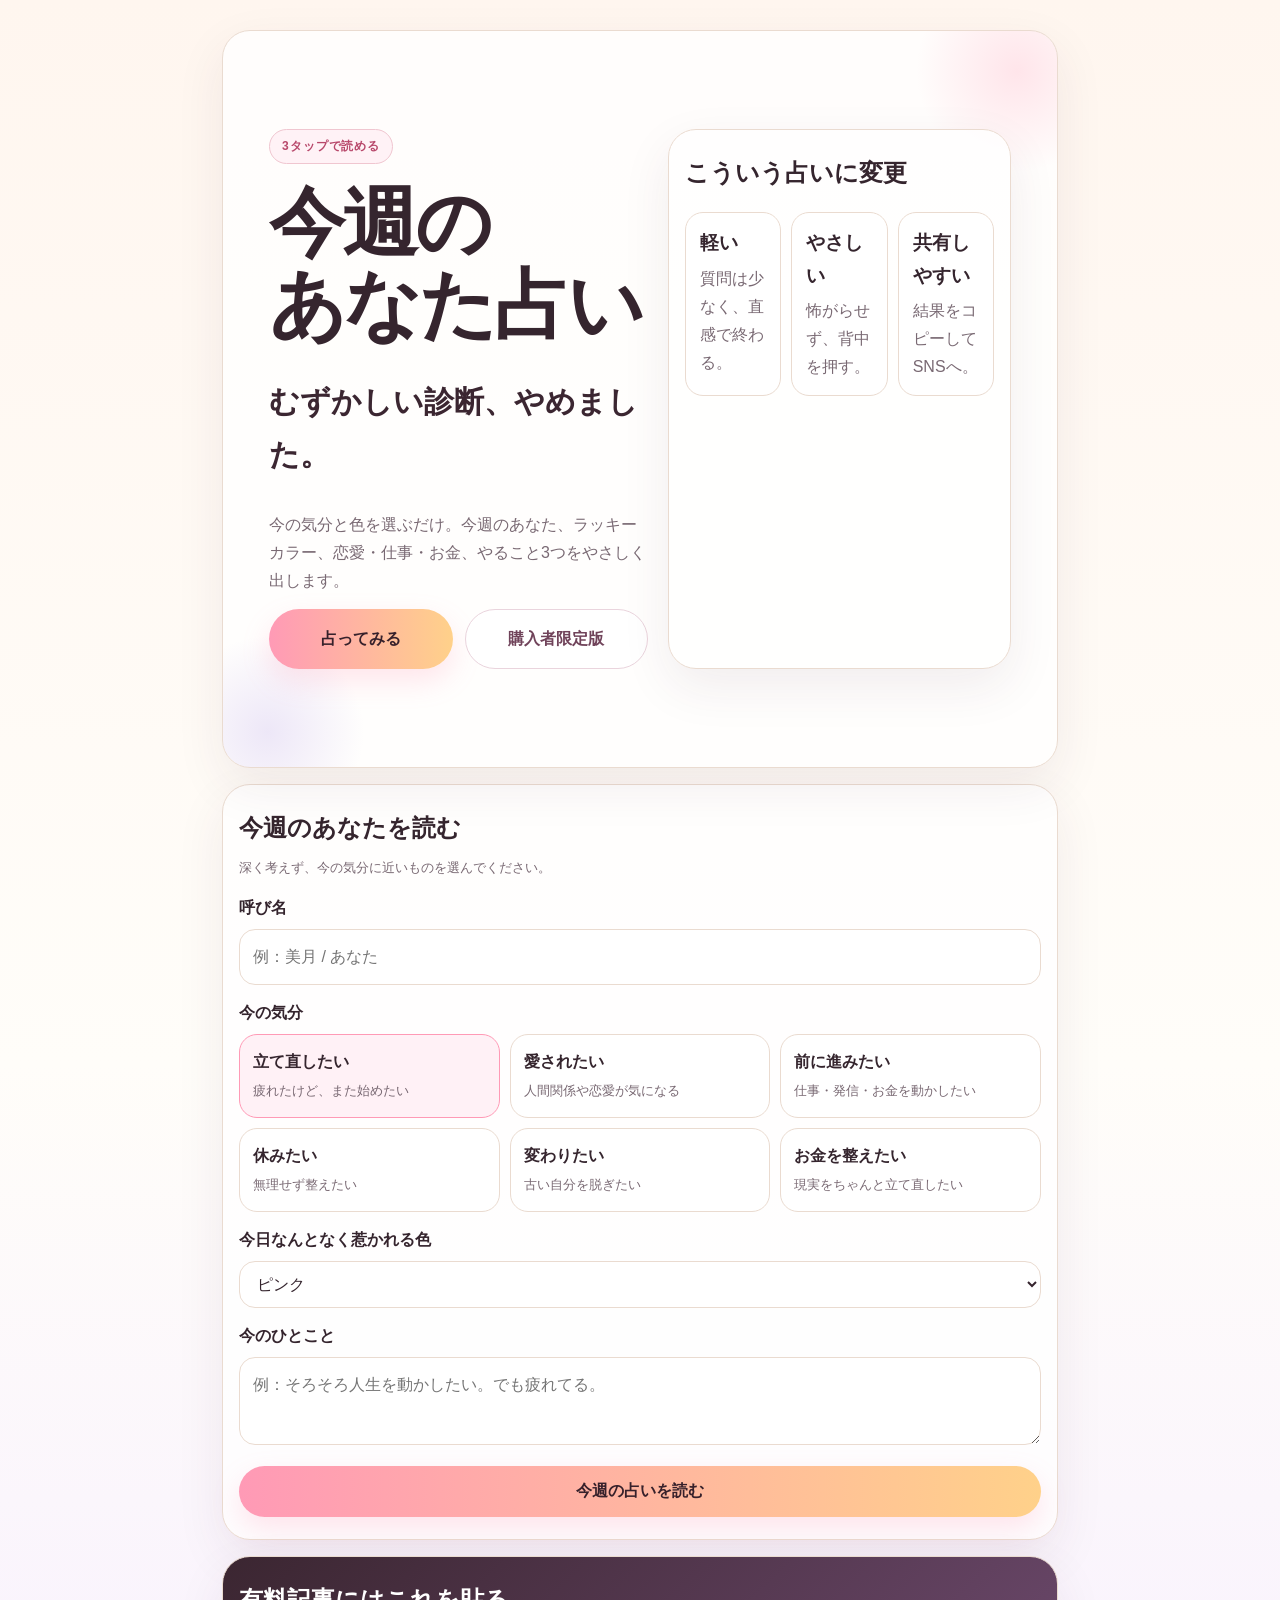
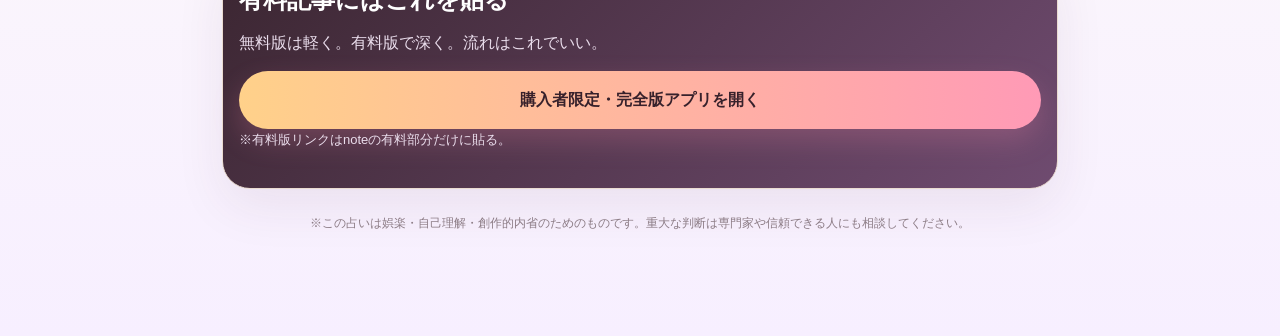
<file: index.html>
<!doctype html>
<html lang="ja">
<head>
<meta charset="utf-8">
<meta name="viewport" content="width=device-width,initial-scale=1,viewport-fit=cover">
<meta name="theme-color" content="#fff6ef">
<title>今週のあなた占い｜24 PERSON</title>
<meta name="description" content="3タップで読める、今週のあなた占い。ラッキーカラー、恋愛、仕事、お金、今週やること。">
<style>
:root{--bg:#fff6ef;--ink:#35252e;--muted:#796973;--card:#fffdf9;--line:#eadbd0;--pink:#ff8fab;--gold:#d7a84f;--green:#77bfa3;--purple:#9b7ede}*{box-sizing:border-box}html{scroll-behavior:smooth}body{margin:0;background:linear-gradient(180deg,#fff6ef,#fffdf9 55%,#f7efff);color:var(--ink);font-family:-apple-system,BlinkMacSystemFont,"Hiragino Sans","Yu Gothic",Meiryo,sans-serif;line-height:1.75}.wrap{width:min(880px,100%);margin:auto;padding:18px 15px 70px}.hero,.card{background:rgba(255,255,255,.82);border:1px solid var(--line);border-radius:28px;box-shadow:0 18px 50px rgba(79,42,58,.08)}.hero{min-height:82svh;display:grid;align-content:center;padding:28px 18px;position:relative;overflow:hidden}.hero:before{content:"";position:absolute;right:-70px;top:-70px;width:220px;height:220px;background:radial-gradient(circle,var(--pink),transparent 65%);opacity:.22}.hero:after{content:"";position:absolute;left:-60px;bottom:-70px;width:210px;height:210px;background:radial-gradient(circle,var(--purple),transparent 65%);opacity:.18}.hero>*{position:relative;z-index:1}.pill{display:inline-flex;width:max-content;max-width:100%;border:1px solid #f0c6d0;border-radius:999px;padding:6px 12px;background:#fff2f6;color:#b8486b;font-size:12px;font-weight:900;letter-spacing:.08em}h1{font-family:"Hiragino Mincho ProN","Yu Mincho",serif;font-size:clamp(38px,10vw,76px);line-height:1.08;letter-spacing:-.04em;margin:18px 0 12px}.lead{color:var(--muted);font-size:16px;margin:0 0 14px}.big{font-size:clamp(20px,5vw,30px);font-weight:900;color:#3b2631}.btn{display:flex;justify-content:center;align-items:center;width:100%;border:0;border-radius:999px;padding:15px 18px;margin-top:12px;background:linear-gradient(90deg,#ff9ab6,#ffd18a);color:#37212b;font-size:16px;font-weight:950;text-decoration:none;box-shadow:0 12px 28px rgba(255,143,171,.22);cursor:pointer;touch-action:manipulation}.btn.secondary{background:#fff;color:#70435a;border:1px solid #ead4dd;box-shadow:none}.btn.ghost{background:#f8f1ff;color:#6f53a5;border:1px solid #eadcf7;box-shadow:none}.card{padding:22px 16px;margin-top:16px}h2{font-family:"Hiragino Mincho ProN","Yu Mincho",serif;font-size:24px;margin:0 0 8px}h3{margin:0 0 5px}.small{font-size:13px;color:var(--muted);margin:0 0 14px}.grid{display:grid;gap:10px}.choice{border:1px solid var(--line);border-radius:18px;padding:13px;background:#fff;cursor:pointer}.choice.selected{border-color:#ff9ab6;background:#fff1f6}.choice strong{display:block}.choice span{font-size:13px;color:var(--muted)}label{display:block;font-weight:900;margin:14px 0 7px}input,select,textarea{width:100%;border:1px solid var(--line);border-radius:16px;background:#fff;color:var(--ink);font:inherit;font-size:16px;padding:13px;outline:0}textarea{min-height:88px}.result{display:none}.result.show{display:block}.resultHero{border-radius:24px;padding:20px;background:linear-gradient(135deg,#fff1f6,#fff7e8,#f3edff);border:1px solid #efd8d4}.type{font-family:"Hiragino Mincho ProN","Yu Mincho",serif;font-size:clamp(28px,8vw,45px);line-height:1.25;font-weight:950;margin:8px 0;color:#3a2630}.tag{display:inline-flex;border:1px solid #eadbd0;border-radius:999px;padding:5px 10px;margin:3px;background:#fff;color:#765c67;font-size:12px}.box{border:1px solid var(--line);border-radius:18px;padding:14px;background:#fff;margin-top:10px}.box p{margin:0;color:var(--muted)}.colorChip{width:72px;height:72px;border-radius:22px;border:4px solid #fff;box-shadow:0 10px 25px rgba(0,0,0,.12)}.todo{padding-left:20px;color:var(--muted)}.copybox{white-space:pre-wrap;border:1px dashed #e2c2ca;border-radius:18px;background:#fff;padding:14px;color:#5f4a54;font-size:14px;max-height:360px;overflow:auto}.paid{background:linear-gradient(135deg,#3b2631,#6f4b70);color:#fff}.paid .lead,.paid .small{color:#eaddec}.paid .btn{background:linear-gradient(90deg,#ffd18a,#ff9ab6)}.toast{position:fixed;left:50%;bottom:18px;transform:translateX(-50%);background:#3b2631;color:#fff;border-radius:999px;padding:10px 14px;display:none;z-index:9}.toast.show{display:block}.footer{text-align:center;color:#8c7c85;font-size:12px;margin-top:24px}@media(min-width:760px){.wrap{padding:30px 22px 90px}.hero{grid-template-columns:1.05fr .95fr;gap:20px;padding:46px}.grid.three{grid-template-columns:repeat(3,1fr)}.readgrid{display:grid;grid-template-columns:repeat(3,1fr);gap:10px}.two{display:grid;grid-template-columns:1fr 1fr;gap:12px}.two .btn{margin-top:0}}
</style>
</head>
<body>
<main class="wrap">
<section class="hero">
  <div>
    <span class="pill">3タップで読める</span>
    <h1>今週の<br>あなた占い</h1>
    <p class="big">むずかしい診断、やめました。</p>
    <p class="lead">今の気分と色を選ぶだけ。今週のあなた、ラッキーカラー、恋愛・仕事・お金、やること3つをやさしく出します。</p>
    <div class="two"><button class="btn" id="startBtn" type="button">占ってみる</button><a class="btn secondary" href="paid/">購入者限定版</a></div>
  </div>
  <div class="card" style="margin:0">
    <h2>こういう占いに変更</h2>
    <div class="grid three">
      <div class="box"><h3>軽い</h3><p>質問は少なく、直感で終わる。</p></div>
      <div class="box"><h3>やさしい</h3><p>怖がらせず、背中を押す。</p></div>
      <div class="box"><h3>共有しやすい</h3><p>結果をコピーしてSNSへ。</p></div>
    </div>
  </div>
</section>

<section class="card" id="app">
  <h2>今週のあなたを読む</h2>
  <p class="small">深く考えず、今の気分に近いものを選んでください。</p>
  <label for="name">呼び名</label><input id="name" placeholder="例：美月 / あなた">
  <label>今の気分</label>
  <div class="grid three" id="moods">
    <div class="choice selected" data-mood="reset"><strong>立て直したい</strong><span>疲れたけど、また始めたい</span></div>
    <div class="choice" data-mood="love"><strong>愛されたい</strong><span>人間関係や恋愛が気になる</span></div>
    <div class="choice" data-mood="work"><strong>前に進みたい</strong><span>仕事・発信・お金を動かしたい</span></div>
    <div class="choice" data-mood="rest"><strong>休みたい</strong><span>無理せず整えたい</span></div>
    <div class="choice" data-mood="change"><strong>変わりたい</strong><span>古い自分を脱ぎたい</span></div>
    <div class="choice" data-mood="money"><strong>お金を整えたい</strong><span>現実をちゃんと立て直したい</span></div>
  </div>
  <label for="color">今日なんとなく惹かれる色</label>
  <select id="color"><option value="pink">ピンク</option><option value="red">赤</option><option value="yellow">黄色</option><option value="green">緑</option><option value="blue">青</option><option value="purple">紫</option><option value="white">白</option><option value="black">黒</option></select>
  <label for="wish">今のひとこと</label><textarea id="wish" placeholder="例：そろそろ人生を動かしたい。でも疲れてる。"></textarea>
  <button class="btn" id="readBtn" type="button">今週の占いを読む</button>
</section>

<section class="card result" id="result">
  <div class="resultHero">
    <span class="pill">今週のあなた</span>
    <div class="type" id="title"></div>
    <p class="lead" id="main"></p>
    <div id="tags"></div>
  </div>
  <div class="readgrid">
    <div class="box"><h3>恋愛</h3><p id="love"></p></div>
    <div class="box"><h3>仕事</h3><p id="work"></p></div>
    <div class="box"><h3>お金</h3><p id="money"></p></div>
  </div>
  <div class="box"><h3>ラッキーカラー</h3><div style="display:flex;gap:14px;align-items:center"><div class="colorChip" id="chip"></div><p id="colorText"></p></div></div>
  <div class="box"><h3>今週やること3つ</h3><ol class="todo" id="todo"></ol></div>
  <div class="box"><h3>合言葉</h3><p id="word"></p></div>
  <div class="copybox" id="copyText"></div>
  <div class="two"><button class="btn" id="copyBtn" type="button">結果をコピー</button><a class="btn secondary" href="paid/">もっと深く読む</a></div>
</section>

<section class="card paid" id="paid">
  <h2>有料記事にはこれを貼る</h2>
  <p class="lead">無料版は軽く。有料版で深く。流れはこれでいい。</p>
  <a class="btn" href="paid/">購入者限定・完全版アプリを開く</a>
  <p class="small">※有料版リンクはnoteの有料部分だけに貼る。</p>
</section>
<p class="footer">※この占いは娯楽・自己理解・創作的内省のためのものです。重大な判断は専門家や信頼できる人にも相談してください。</p>
</main>
<div class="toast" id="toast"></div>
<script>
(function(){
'use strict';
var mood='reset';
var moods={
 reset:{name:'立て直しの人',main:'今週は、全部を変えるより「まず一個だけ整える」が合っています。机、財布、予定、連絡先。小さい場所を整えると、心も少し戻ってきます。',love:'無理に明るくしなくていい週。ちゃんと休める相手、急かさない相手を大切に。',work:'大きな勝負より、未完了をひとつ閉じると流れが戻ります。',money:'財布やサブスクを見直すと吉。出ていくお金を静かに止める週。',todos:['財布かバッグを整理する','返してない連絡を一つ返す','寝る前に明日の予定を一行だけ書く'],word:'立て直しは、静かな覚醒。'},
 love:{name:'愛を受け取る人',main:'今週は「わかってほしい」を飲み込まないこと。重くならない一言でいいから、本音を少し外に出すと関係が動きます。',love:'相手の反応を見るより、あなたが安心して話せるかを見る週。',work:'人に頼る、相談する、任せるが吉。ひとりで抱えすぎないで。',money:'誰かのために使いすぎ注意。自分を満たす小さな出費は吉。',todos:['本音を一文だけ書く','会いたい人に軽く連絡する','自分のために小さなご褒美を買う'],word:'愛は、我慢の報酬ではない。'},
 work:{name:'前に進む人',main:'今週は発信運があります。完璧な準備より、まず見せること。小さく出すほど、次の道が見えてきます。',love:'忙しさで雑にならないように。短くても温度のある言葉が効きます。',work:'企画、投稿、応募、販売開始に向く週。60点で出してOK。',money:'値段をつける、メニューを作る、導線を置くと吉。',todos:['ひとつ投稿する','売りたいものに名前をつける','誰かに見てもらう'],word:'出したものだけが、未来を連れてくる。'},
 rest:{name:'休んで戻る人',main:'今週は止まっているようで、内側では回復が進んでいます。無理に上げるより、下げないことが大事。',love:'返信速度より、心の余白を守って。疲れている時の約束は少なめに。',work:'最低限で合格。大きな判断は、眠ってからでいい。',money:'衝動買いより、温かい食事や睡眠に使うと回復します。',todos:['早く寝る日を一日作る','温かいものを食べる','スマホを見ない時間を30分作る'],word:'休むことは、負けではなく修復。'},
 change:{name:'変わりはじめの人',main:'今週は古い自分を責めるより、静かに脱ぐ週。合わない服、合わない言葉、合わない場所から一歩離れていい。',love:'過去のパターンを繰り返さないで。追うより、選ぶ側に戻る。',work:'やめることを決めると、新しい時間が生まれます。',money:'使い方を変える週。未来の自分に残るものに使うと吉。',todos:['いらないものを3つ捨てる','嫌な予定を一つ減らす','新しい名前でメモを作る'],word:'変化は、静かな引っ越し。'},
 money:{name:'現実を整える人',main:'今週はスピードより管理。金額を見える化すると、不安が少し小さくなります。お金は敵ではなく、現在地を教える地図です。',love:'愛情とお金を混ぜすぎないこと。無理な出費はやさしさではない。',work:'収益導線、価格、締切を整えると強い週。',money:'固定費・未払い・売上予定を一枚に書くと吉。',todos:['残高を見る','固定費を一つ確認する','売るものを一つ決める'],word:'お金は、現実に置いた祈り。'}
};
var colors={pink:['#ff9ab6','やさしさを外に出す色。今週は可愛げが武器。'],red:['#ff5b5b','一歩踏み出す色。短期集中で動くと吉。'],yellow:['#ffd45d','軽さと会話の色。人に話すと流れが変わる。'],green:['#77bfa3','回復と生活の色。整えるほど運が戻る。'],blue:['#6aaee8','冷静さの色。焦らず整理すれば見える。'],purple:['#9b7ede','直感と品の色。ひとり時間に答えが来る。'],white:['#ffffff','リセットの色。余白を作ると新しいものが入る。'],black:['#2b2530','守りの色。境界線を引くほど強くなる。']};
function $(id){return document.getElementById(id)}
function toast(t){var e=$('toast');e.textContent=t;e.classList.add('show');setTimeout(function(){e.classList.remove('show')},2200)}
function go(id){var e=$(id);if(e)e.scrollIntoView({behavior:'smooth',block:'start'})}
function init(){document.querySelectorAll('.choice').forEach(function(c){c.addEventListener('click',function(){document.querySelectorAll('.choice').forEach(function(x){x.classList.remove('selected')});c.classList.add('selected');mood=c.dataset.mood})});$('startBtn').addEventListener('click',function(){go('app')});$('readBtn').addEventListener('click',read);$('copyBtn').addEventListener('click',function(){copy($('copyText').textContent)})}
function read(){var name=($('name').value||'あなた').trim();var wish=($('wish').value||'').trim();var m=moods[mood];var c=colors[$('color').value];$('title').textContent=name+'さんは今週「'+m.name+'」';$('main').textContent=m.main;$('tags').innerHTML='<span class="tag">今の気分：'+m.name+'</span><span class="tag">ラッキーカラー</span>';$('love').textContent=m.love;$('work').textContent=m.work;$('money').textContent=m.money;$('chip').style.background=c[0];$('colorText').textContent=c[1];$('todo').innerHTML=m.todos.map(function(x){return '<li>'+x+'</li>'}).join('');$('word').textContent='「'+m.word+'」';var text='【今週のあなた占い】\n'+$('title').textContent+'\n\n'+m.main+'\n\n恋愛：'+m.love+'\n仕事：'+m.work+'\nお金：'+m.money+'\n\nラッキーカラー：'+c[1]+'\n\n今週やること\n・'+m.todos.join('\n・')+'\n\n合言葉：'+m.word+(wish?'\n\n今のひとこと：'+wish:'');$('copyText').textContent=text;$('result').classList.add('show');go('result');toast('今週の占いを出しました')}
function copy(t){if(navigator.clipboard&&window.isSecureContext){navigator.clipboard.writeText(t).then(function(){toast('コピーしました')}).catch(function(){fallback(t)})}else{fallback(t)}}
function fallback(t){var a=document.createElement('textarea');a.value=t;document.body.appendChild(a);a.select();try{document.execCommand('copy');toast('コピーしました')}catch(e){toast('長押しでコピーしてください')}a.remove()}
document.addEventListener('DOMContentLoaded',init);
})();
</script>
</body>
</html>
</file>
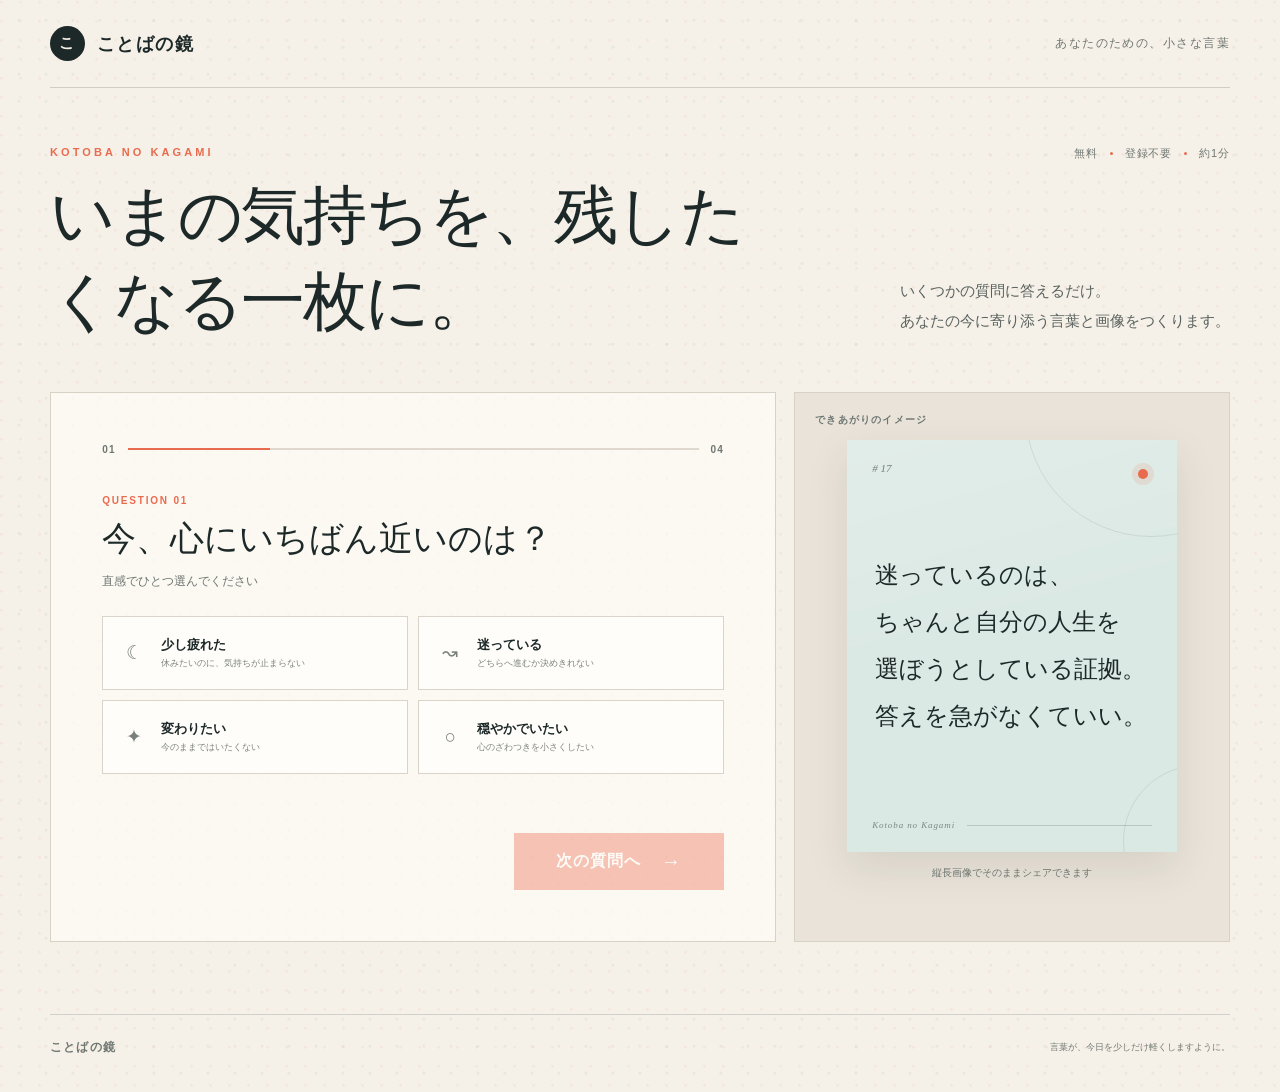
<file: kotoba-no-kagami/index.html>
<!doctype html>
<html lang="ja">
  <head>
    <meta charset="UTF-8" />
    <meta name="viewport" content="width=device-width, initial-scale=1.0" />
    <meta name="description" content="4つの質問から、今のあなたに寄り添う言葉とシェア画像をつくります。" />
    <meta name="theme-color" content="#f6f1e8" />
    <title>ことばの鏡</title>
    <link rel="stylesheet" href="./styles.css" />
    <script src="./app.js" defer></script>
  </head>
  <body>
    <main class="site-shell" id="top">
      <header class="topbar">
        <button class="brand" id="brand-button" type="button" aria-label="最初からやり直す">
          <span class="brand-mark">こ</span>
          <span>ことばの鏡</span>
        </button>
        <span class="header-note">あなたのための、小さな言葉</span>
      </header>

      <section class="hero">
        <div class="intro">
          <p class="eyebrow" id="eyebrow">KOTOBA NO KAGAMI</p>
          <h1 id="headline">いまの気持ちを、<span>残したくなる一枚に。</span></h1>
          <p class="lead" id="lead">いくつかの質問に答えるだけ。<br />あなたの今に寄り添う言葉と画像をつくります。</p>
          <div class="trust-row" aria-label="サービスの特徴">
            <span>無料</span><i></i><span>登録不要</span><i></i><span>約1分</span>
          </div>
        </div>

        <div id="experience" aria-live="polite"></div>
      </section>

      <footer>
        <span>ことばの鏡</span>
        <p>言葉が、今日を少しだけ軽くしますように。</p>
      </footer>

      <div class="toast" id="toast" role="status" aria-live="polite"></div>
    </main>
  </body>
</html>
</file>
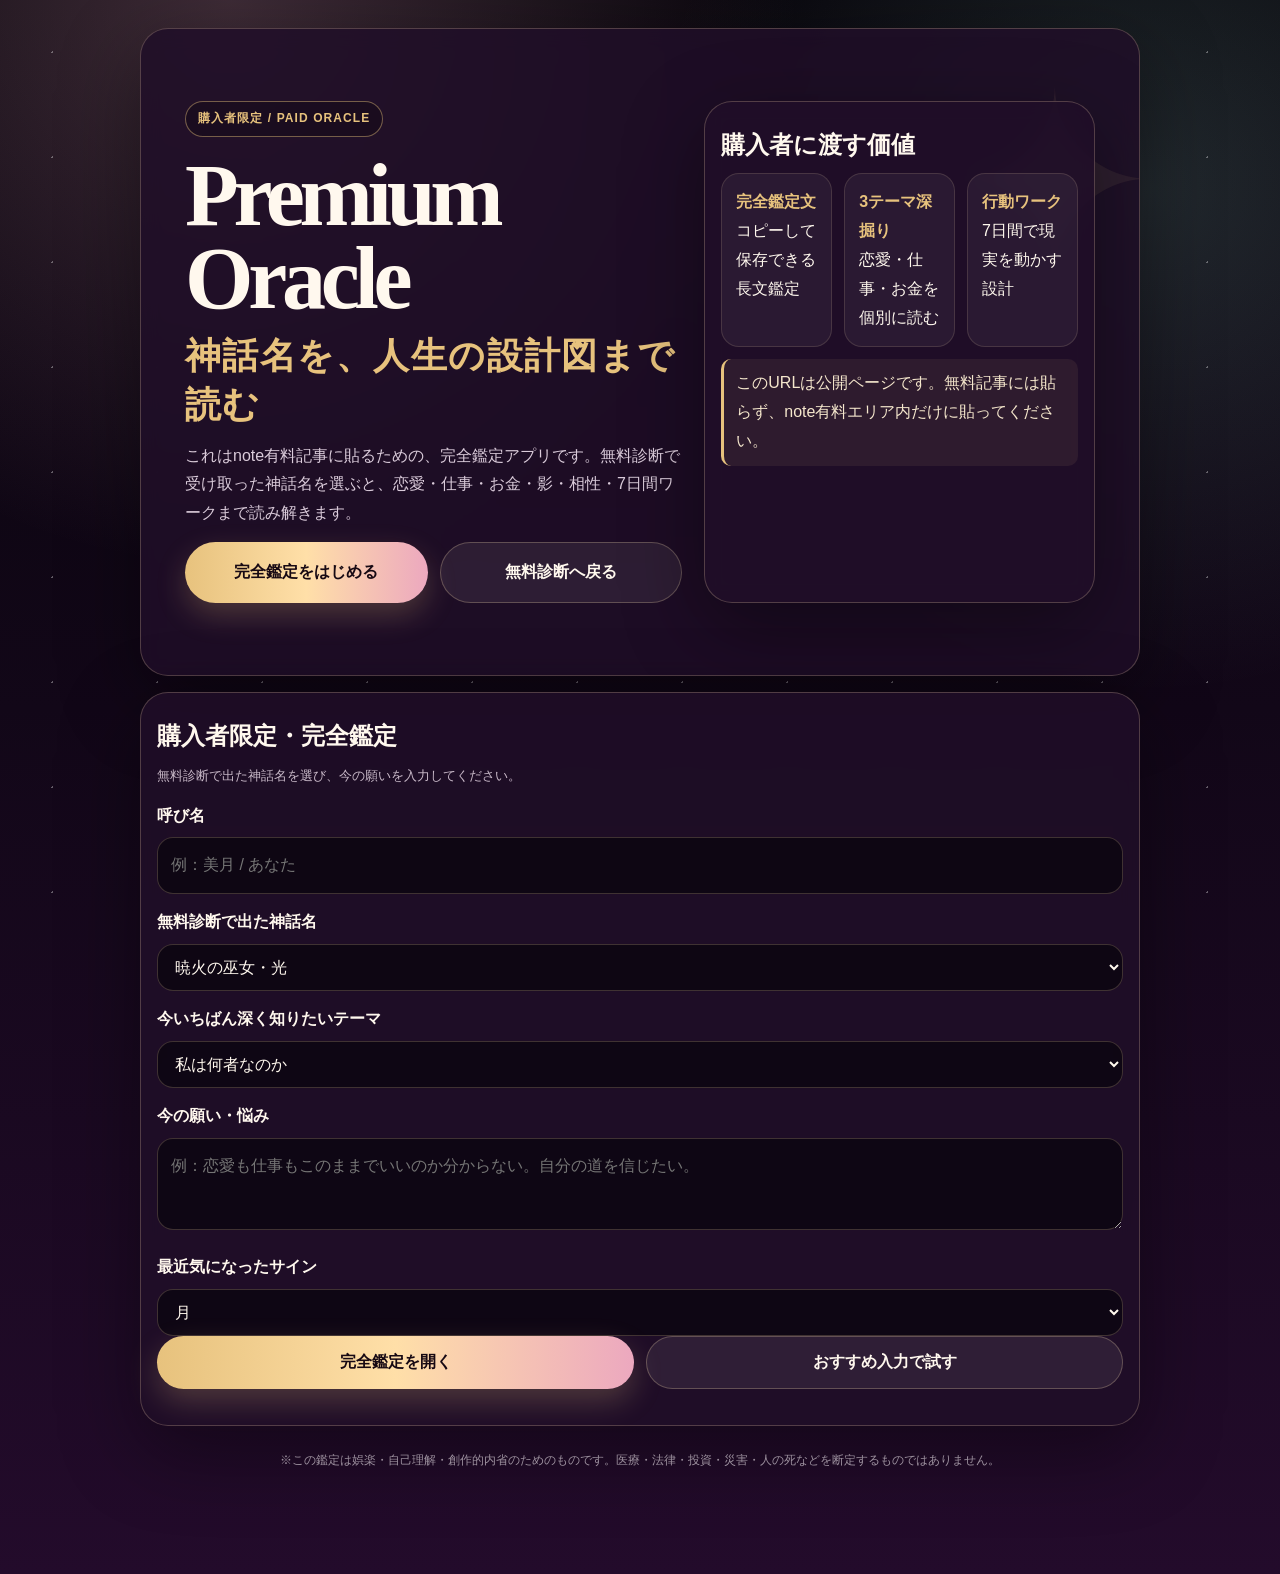
<file: paid/index.html>
<!doctype html>
<html lang="ja">
<head>
<meta charset="utf-8">
<meta name="viewport" content="width=device-width,initial-scale=1,viewport-fit=cover">
<meta name="theme-color" content="#120718">
<title>24 PERSON AWAKENING ORACLE｜購入者限定 完全鑑定</title>
<meta name="description" content="24 PERSON AWAKENING ORACLEの購入者限定・完全鑑定アプリ。神話名から恋愛・仕事・お金・影・7日間ワークを生成します。">
<style>
:root{--bg:#100715;--panel:rgba(32,15,40,.86);--panel2:rgba(255,255,255,.052);--line:rgba(255,226,177,.23);--text:#fff8ee;--muted:#dacbda;--gold:#e7c27d;--rose:#eca8bf;--sea:#9adfcd;--red:#ffd0d0}*{box-sizing:border-box}html{scroll-behavior:smooth}body{margin:0;color:var(--text);font-family:-apple-system,BlinkMacSystemFont,"Hiragino Sans","Yu Gothic",Meiryo,sans-serif;line-height:1.8;background:radial-gradient(circle at 18% 0%,rgba(236,168,191,.24),transparent 30%),radial-gradient(circle at 90% 12%,rgba(154,223,205,.16),transparent 28%),linear-gradient(180deg,#07040b,#120718 45%,#230b2b)}.stars{position:fixed;inset:0;pointer-events:none;background-image:radial-gradient(#fff 1px,transparent 1px);background-size:105px 105px;opacity:.34}.wrap{position:relative;z-index:1;width:min(1040px,100%);margin:auto;padding:16px 14px 80px}.hero,.card{border:1px solid var(--line);border-radius:28px;background:var(--panel);box-shadow:0 24px 80px rgba(0,0,0,.38);backdrop-filter:blur(10px)}.hero{min-height:72svh;display:grid;align-content:center;padding:28px 18px;position:relative;overflow:hidden}.hero>*{position:relative;z-index:2}.hero:after{content:"✦";position:absolute;right:-20px;top:-70px;font-size:250px;color:rgba(231,194,125,.08);pointer-events:none}.pill{display:inline-flex;align-items:center;border:1px solid rgba(231,194,125,.45);border-radius:999px;padding:6px 12px;color:var(--gold);font-size:12px;font-weight:900;letter-spacing:.09em;background:rgba(0,0,0,.22);width:max-content;max-width:100%}h1{font-family:Georgia,"Times New Roman",serif;font-size:clamp(42px,11vw,88px);line-height:.94;letter-spacing:-.06em;margin:18px 0 12px}.jp{display:block;font-family:"Hiragino Mincho ProN","Yu Mincho",serif;font-size:clamp(21px,6vw,36px);line-height:1.35;color:var(--gold);letter-spacing:.04em;margin-top:12px}.lead{color:var(--muted);font-size:16px;margin:0 0 14px}.card{padding:22px 16px;margin-top:16px}h2{font-family:"Hiragino Mincho ProN","Yu Mincho",serif;margin:0 0 6px;font-size:24px}h3{margin:0 0 6px;color:#ffe6b6}.small{font-size:13px;color:#c8b9c8;margin:0 0 14px}.note{border-left:3px solid var(--gold);padding:10px 12px;background:rgba(231,194,125,.08);border-radius:10px;color:#f5e7cd}label{display:block;font-weight:900;margin:14px 0 7px}input,select,textarea{width:100%;border:1px solid rgba(255,226,177,.2);border-radius:16px;background:rgba(5,2,8,.58);color:var(--text);font:inherit;font-size:16px;padding:13px;outline:0}textarea{min-height:92px;resize:vertical}.btn{display:inline-flex;align-items:center;justify-content:center;gap:8px;width:100%;border:0;border-radius:999px;padding:15px 18px;margin-top:12px;color:#170913;background:linear-gradient(90deg,var(--gold),#ffdfa8,var(--rose));font-weight:950;text-decoration:none;box-shadow:0 12px 30px rgba(231,194,125,.24);cursor:pointer;font-size:16px;touch-action:manipulation}.btn.secondary{background:rgba(255,255,255,.07);color:var(--text);border:1px solid rgba(255,226,177,.25);box-shadow:none}.btn.ghost{background:transparent;color:var(--gold);border:1px solid rgba(231,194,125,.35);box-shadow:none}.grid{display:grid;gap:12px}.box{border:1px solid rgba(255,226,177,.14);border-radius:18px;padding:14px;background:var(--panel2)}.box b{color:var(--gold)}.result{display:none}.result.show{display:block}.type{font-family:"Hiragino Mincho ProN","Yu Mincho",serif;font-size:clamp(28px,7vw,44px);line-height:1.3;color:#fff0d6;font-weight:900;margin:10px 0}.section{margin-top:22px;color:var(--gold);font-size:12px;font-weight:950;letter-spacing:.16em}.copybox{white-space:pre-wrap;border:1px dashed rgba(231,194,125,.45);border-radius:18px;background:rgba(4,2,6,.6);padding:14px;color:#fff1df;font-size:14px;max-height:520px;overflow:auto}.toast{position:fixed;left:50%;bottom:18px;transform:translateX(-50%);z-index:9;background:#24112d;border:1px solid rgba(231,194,125,.42);color:#fff8ee;border-radius:999px;padding:10px 14px;box-shadow:0 12px 40px rgba(0,0,0,.35);display:none}.toast.show{display:block}.footer{text-align:center;color:#b8aaba;font-size:12px;margin-top:24px}@media(min-width:760px){.wrap{padding:28px 20px 90px}.hero{grid-template-columns:1.12fr .88fr;gap:22px;padding:44px}.grid{grid-template-columns:repeat(3,1fr)}.two{display:grid;grid-template-columns:1fr 1fr;gap:12px}.two .btn{margin-top:0}}
</style>
</head>
<body>
<div class="stars"></div>
<main class="wrap">
<section class="hero">
  <div>
    <span class="pill">購入者限定 / PAID ORACLE</span>
    <h1>Premium<br>Oracle<span class="jp">神話名を、人生の設計図まで読む</span></h1>
    <p class="lead">これはnote有料記事に貼るための、完全鑑定アプリです。無料診断で受け取った神話名を選ぶと、恋愛・仕事・お金・影・相性・7日間ワークまで読み解きます。</p>
    <div class="two"><button class="btn" id="startBtn" type="button">完全鑑定をはじめる</button><a class="btn secondary" href="../">無料診断へ戻る</a></div>
  </div>
  <div class="card" style="margin:0">
    <h2>購入者に渡す価値</h2>
    <div class="grid">
      <div class="box"><b>完全鑑定文</b><br>コピーして保存できる長文鑑定</div>
      <div class="box"><b>3テーマ深掘り</b><br>恋愛・仕事・お金を個別に読む</div>
      <div class="box"><b>行動ワーク</b><br>7日間で現実を動かす設計</div>
    </div>
    <p class="note" style="margin-top:12px">このURLは公開ページです。無料記事には貼らず、note有料エリア内だけに貼ってください。</p>
  </div>
</section>

<section class="card" id="app">
  <h2>購入者限定・完全鑑定</h2>
  <p class="small">無料診断で出た神話名を選び、今の願いを入力してください。</p>
  <label for="name">呼び名</label><input id="name" placeholder="例：美月 / あなた">
  <label for="type">無料診断で出た神話名</label>
  <select id="type"></select>
  <label for="theme">今いちばん深く知りたいテーマ</label>
  <select id="theme"><option>私は何者なのか</option><option>恋愛・人間関係</option><option>仕事・使命</option><option>お金との向き合い方</option><option>人生の転機</option></select>
  <label for="wish">今の願い・悩み</label><textarea id="wish" placeholder="例：恋愛も仕事もこのままでいいのか分からない。自分の道を信じたい。"></textarea>
  <label for="sign">最近気になったサイン</label><select id="sign"><option>月</option><option>火</option><option>水</option><option>風</option><option>土</option><option>鳥</option><option>花</option><option>数字</option><option>神社</option><option>夢</option></select>
  <div class="two"><button class="btn" id="readBtn" type="button">完全鑑定を開く</button><button class="btn secondary" id="sampleBtn" type="button">おすすめ入力で試す</button></div>
  <p id="error" class="small" style="color:var(--red)"></p>
</section>

<section class="card result" id="result">
  <span class="pill">FULL READING</span>
  <div class="type" id="title"></div>
  <p id="subtitle" class="lead"></p>
  <div class="grid">
    <div class="box"><h3>魂の本質</h3><p id="essence"></p></div>
    <div class="box"><h3>恋愛・人間関係</h3><p id="love"></p></div>
    <div class="box"><h3>仕事・使命</h3><p id="work"></p></div>
    <div class="box"><h3>お金</h3><p id="money"></p></div>
    <div class="box"><h3>影の越え方</h3><p id="shadow"></p></div>
    <div class="box"><h3>相性</h3><p id="match"></p></div>
  </div>
  <div class="section">今夜の儀式</div><div class="copybox" id="ritual"></div>
  <div class="section">7日間の覚醒ワーク</div><div class="copybox" id="seven"></div>
  <div class="section">あなたへの手紙</div><div class="copybox" id="letter"></div>
  <div class="section">保存用・完全鑑定テキスト</div><div class="copybox" id="full"></div>
  <div class="two"><button class="btn" id="copyBtn" type="button">完全鑑定をコピー</button><a class="btn secondary" href="../">無料診断へ戻る</a></div>
</section>
<p class="footer">※この鑑定は娯楽・自己理解・創作的内省のためのものです。医療・法律・投資・災害・人の死などを断定するものではありません。</p>
</main>
<div class="toast" id="toast"></div>
<script>
(function(){
'use strict';
var types=[
 ['暁火の巫女・光','flame','priestess','light'],['暁火の巫女・影','flame','priestess','shadow'],['暁火の女王・光','flame','queen','light'],['暁火の女王・影','flame','queen','shadow'],['暁火の語り部・光','flame','story','light'],['暁火の語り部・影','flame','story','shadow'],
 ['月潮の巫女・光','water','priestess','light'],['月潮の巫女・影','water','priestess','shadow'],['月潮の女王・光','water','queen','light'],['月潮の女王・影','water','queen','shadow'],['月潮の語り部・光','water','story','light'],['月潮の語り部・影','water','story','shadow'],
 ['星風の巫女・光','wind','priestess','light'],['星風の巫女・影','wind','priestess','shadow'],['星風の女王・光','wind','queen','light'],['星風の女王・影','wind','queen','shadow'],['星風の語り部・光','wind','story','light'],['星風の語り部・影','wind','story','shadow'],
 ['聖土の巫女・光','earth','priestess','light'],['聖土の巫女・影','earth','priestess','shadow'],['聖土の女王・光','earth','queen','light'],['聖土の女王・影','earth','queen','shadow'],['聖土の語り部・光','earth','story','light'],['聖土の語り部・影','earth','story','shadow']
];
var E={
 flame:{icon:'🔥',name:'暁火',myth:'アマテラスの光、聖火、夜明け前の火種。',ess:'場に熱を戻す人。失った情熱をもう一度立ち上げる力があります。',love:'恋愛では、遠慮しすぎると魅力が曇ります。あなたが自分の火を隠さないほど、必要な縁が寄ってきます。',work:'始まりを作る人です。企画、発信、挑戦、ブランドの立ち上げに強い。',money:'お金は情熱の出口。好きなものに名前と値段をつけるほど巡り始めます。',shadow:'焦りと承認欲求で火を使うと疲弊します。燃やすべきは他人ではなく、自分の迷いです。',ritual:'小さな灯りをつけ、胸に手を当てて「私は私の火を取り戻す」と三回唱える。'},
 water:{icon:'🌙',name:'月潮',myth:'月光、潮、イシスの再生、海の女神たちの抱擁。',ess:'見えない痛みに気づける人。言葉にならない感情をすくい上げる力があります。',love:'相手を救いすぎないこと。尽くす前に、自分の心が満ちているか確かめてください。',work:'癒し、共感、美しさの翻訳者。相談、文章、ケア、表現に魂が乗ります。',money:'お金は安心の器。気分で流さず、毎月の器を決めるほど不安がやわらぎます。',shadow:'他人の感情を自分の責任にしすぎると沈みます。優しさには境界線が必要です。',ritual:'水を両手で持ち、今日もらった感情を返すように息を吐く。「私は涙を光に変える」と告げて飲む。'},
 wind:{icon:'✨',name:'星風',myth:'サラスヴァティの言葉、星読み、伝令の風。',ess:'意味を見つける人。点と点をつなぎ、混沌から美しい言葉を取り出せます。',love:'恋愛では駆け引きより対話。曖昧な関係ほど、言葉にした瞬間に真実が見えます。',work:'伝えることが使命。文章、音声、企画、教育、コンセプト化で風が吹きます。',money:'情報と導線がお金になります。考えを商品名・見出し・サービスに変えるほど価値になります。',shadow:'考えすぎて動けなくなること。神託は頭の中ではなく、出した言葉に宿ります。',ritual:'紙に浮かぶ言葉を七つ書き、一番胸に刺さる一語を今日の合言葉にする。'},
 earth:{icon:'🌿',name:'聖土',myth:'デメテルの豊穣、稲荷の実り、大地母神の保護。',ess:'形にする人。壊れた日常を整え、安心できる場所と続く仕組みを作れます。',love:'言葉より態度を見ること。約束を守り、暮らしを育てる人が合います。',work:'積み上げることが使命。運用、販売導線、暮らし、育成で強さが出ます。',money:'お金は土壌。小さな収入源を複数植え、毎週水をやるように育てると実ります。',shadow:'慎重になりすぎると種を握ったまま季節が過ぎます。完璧でなくても植えていい。',ritual:'床か机を一か所だけ整え、「私はここから現実を育てる」と声に出す。'}
};
var R={priestess:{name:'巫女',ess:'内なる声を聴き、見えないものに言葉を与える魂。',love:'深い感情を大切に扱える相手と響き合います。',work:'直感、祈り、癒し、聞く力を形にするほど道が開きます。'},queen:{name:'女王',ess:'自分の価値を認め、場の中心に立つ魂。',love:'対等に尊重してくれる相手を選ぶほど美しくなります。',work:'決める、率いる、ブランドを立てる力があります。'},story:{name:'語り部',ess:'傷も経験も物語に変え、誰かの道しるべにする魂。',love:'本音を言葉にできる関係で愛が育ちます。',work:'発信、文章、企画、教育、作品化で魂が動きます。'}};
var M={light:{name:'光',ess:'外へ出るほど運が開く時期。発信、告白、販売、宣言が鍵。',shadow:'明るさで痛みを隠しすぎないこと。'},shadow:{name:'影',ess:'内側を整えるほど運が開く時期。浄化、手放し、準備、再設計が鍵。',shadow:'閉じこもりすぎると声が届かなくなります。小さく出すこと。'}};
function $(id){return document.getElementById(id)}
function toast(t){var e=$('toast');e.textContent=t;e.classList.add('show');setTimeout(function(){e.classList.remove('show')},2400)}
function go(id){var e=$(id);if(e)e.scrollIntoView({behavior:'smooth',block:'start'})}
function init(){var s=$('type');types.forEach(function(t,i){var o=document.createElement('option');o.value=i;o.textContent=t[0];s.appendChild(o)});$('startBtn').addEventListener('click',function(){go('app')});$('readBtn').addEventListener('click',read);$('sampleBtn').addEventListener('click',function(){$('name').value='あなた';$('wish').value='自分の道を信じたい。恋愛も仕事もお金も、もう一度立て直したい。';$('sign').value='月';$('type').value='7';read()});$('copyBtn').addEventListener('click',function(){copy($('full').textContent)})}
function read(){try{var t=types[Number($('type').value)||0],name=($('name').value||'あなた').trim(),theme=$('theme').value,wish=($('wish').value||'まだ言葉になっていない願い').trim(),sign=$('sign').value,e=E[t[1]],r=R[t[2]],m=M[t[3]],title=e.icon+' '+t[0];$('title').textContent=title;$('subtitle').textContent=name+'さんへ。テーマは「'+theme+'」。最近のサインは「'+sign+'」。';$('essence').textContent=e.ess+' '+r.ess+' '+m.ess;$('love').textContent=e.love+' '+r.love+' 今は、愛されるために自分を薄めるより、自分の輪郭を取り戻すことが大切です。';$('work').textContent=e.work+' '+r.work+' 使命は遠い場所ではなく、今すでに反応している違和感の中にあります。';$('money').textContent=e.money+' お金はあなたの価値を測る神ではなく、エネルギーの流れを見る鏡です。';$('shadow').textContent=e.shadow+' '+m.shadow+' 影はあなたを止める敵ではなく、次の扉の前に置かれた守護者です。';$('match').textContent='相性が良いのは、あなたの沈黙を急かさず、言葉になる前の感覚を尊重できる人。学び合う相手は、あなたに足りない元素を持つ人です。';$('ritual').textContent=e.ritual+'\n\n最後に紙へ一文だけ書いてください。\n「私は、'+t[0]+'として、今日ひとつだけ現実を動かします。」';$('seven').textContent=['Day1：今の自分に合わないものを一つ消す。','Day2：自分を励ます短い言葉を一つ書く。','Day3：誰にも見せない本音を10行書く。','Day4：現実が1mm動く行動をする。','Day5：憧れる女性像を3つ集める。','Day6：自分が人に与えられるものを一つ差し出す。','Day7：「私は'+t[0]+'として生きる」と一文で宣言する。'].join('\n');$('letter').textContent=name+'さんへ。\n\nあなたの神話名は「'+t[0]+'」。\n今の願い：'+wish+'\n\nあなたは、もう誰かの期待に合わせるだけの存在ではありません。あなたの中には、古い物語を終わらせ、新しい神話を始める力があります。\n\n今日することは大きくなくていい。ひとつ整える。ひとつ伝える。ひとつ手放す。その小さな一歩が、あなたの扉を開きます。';var full='【24 PERSON AWAKENING ORACLE｜購入者限定 完全鑑定】\n\n'+name+'さんの神話名：'+t[0]+'\nテーマ：'+theme+'\nサイン：'+sign+'\n\n【魂の本質】\n'+$('essence').textContent+'\n\n【恋愛・人間関係】\n'+$('love').textContent+'\n\n【仕事・使命】\n'+$('work').textContent+'\n\n【お金】\n'+$('money').textContent+'\n\n【影の越え方】\n'+$('shadow').textContent+'\n\n【相性】\n'+$('match').textContent+'\n\n【今夜の儀式】\n'+$('ritual').textContent+'\n\n【7日間の覚醒ワーク】\n'+$('seven').textContent+'\n\n【あなたへの手紙】\n'+$('letter').textContent;$('full').textContent=full;$('result').classList.add('show');go('result');toast('完全鑑定を開きました')}catch(err){$('error').textContent='エラーが出ました。ページを再読み込みしてもう一度試してください。';console.error(err)}}
function copy(text){if(navigator.clipboard&&window.isSecureContext){navigator.clipboard.writeText(text).then(function(){toast('コピーしました')}).catch(function(){fallback(text)})}else{fallback(text)}}
function fallback(text){var a=document.createElement('textarea');a.value=text;document.body.appendChild(a);a.select();try{document.execCommand('copy');toast('コピーしました')}catch(e){toast('長押しで選択してコピーしてください')}a.remove()}
document.addEventListener('DOMContentLoaded',init);
})();
</script>
</body>
</html>
</file>
<file: kotoba-no-kagami/styles.css>
:root{--paper:#f6f1e8;--ink:#1d2929;--muted:#6f7772;--coral:#e96b4f;--line:#d8d1c5;--white:#fffdf9}*{box-sizing:border-box}html{scroll-behavior:smooth}body{margin:0;background:var(--paper);color:var(--ink);font-family:"Hiragino Kaku Gothic ProN","Yu Gothic","Noto Sans JP",sans-serif}button{-webkit-tap-highlight-color:transparent;font:inherit}.site-shell{min-height:100svh;overflow:hidden;background:radial-gradient(circle at 8% 12%,rgba(233,107,79,.08) 0 1px,transparent 2px),radial-gradient(circle at 70% 75%,rgba(29,41,41,.05) 0 1px,transparent 2px),var(--paper);background-size:19px 19px,27px 27px,auto}.topbar{width:min(1180px,calc(100% - 48px));height:88px;margin:auto;display:flex;align-items:center;justify-content:space-between;border-bottom:1px solid rgba(29,41,41,.18)}.brand{padding:0;display:flex;align-items:center;gap:12px;border:0;background:transparent;color:inherit;font-family:"Yu Mincho","Hiragino Mincho ProN",serif;font-size:18px;font-weight:700;letter-spacing:.08em;cursor:pointer}.brand-mark{width:35px;height:35px;display:grid;place-items:center;border-radius:50%;background:var(--ink);color:var(--paper);font-size:15px}.header-note{color:var(--muted);font-size:12px;letter-spacing:.12em}.hero{width:min(1180px,calc(100% - 48px));margin:auto;padding:58px 0 72px}.intro{display:grid;grid-template-columns:1.2fr .8fr;grid-template-areas:"eyebrow trust" "title lead";align-items:end;padding-bottom:46px}.eyebrow{grid-area:eyebrow;margin:0 0 15px;color:var(--coral);font-size:11px;font-weight:800;letter-spacing:.28em}h1{grid-area:title;margin:0;font-family:"Yu Mincho","Hiragino Mincho ProN",serif;font-size:clamp(40px,5vw,66px);font-weight:500;letter-spacing:-.035em;line-height:1.35}h1 span{position:relative;z-index:0}h1 span:after{content:"";position:absolute;right:0;bottom:5px;left:0;height:10px;z-index:-1;background:rgba(233,107,79,.22)}.lead{grid-area:lead;justify-self:end;margin:0 0 10px;color:#59625e;font-size:15px;line-height:2}.trust-row{grid-area:trust;align-self:start;justify-self:end;display:flex;align-items:center;gap:12px;color:var(--muted);font-size:11px;letter-spacing:.08em}.trust-row i{width:3px;height:3px;border-radius:50%;background:var(--coral)}.experience-grid{display:grid;grid-template-columns:minmax(0,1.25fr) minmax(320px,.75fr);gap:18px}.question-panel,.preview-wrap,.result-grid{border:1px solid var(--line);background:rgba(255,253,249,.72)}.question-panel{min-height:550px;padding:clamp(28px,4vw,52px);display:flex;flex-direction:column}.progress-row{display:grid;grid-template-columns:auto 1fr auto;align-items:center;gap:12px;color:var(--muted);font-size:10px;font-weight:700;letter-spacing:.12em}.progress-track{height:2px;background:#ded8ce}.progress-value{height:100%;background:var(--coral);transition:width .26s}.question-copy{margin:40px 0 26px;animation:rise-in .32s ease both}.question-copy p,.result-kicker{margin:0 0 10px;color:var(--coral);font-size:10px;font-weight:800;letter-spacing:.18em}.question-copy h2{margin:0 0 9px;font-family:"Yu Mincho","Hiragino Mincho ProN",serif;font-size:clamp(24px,3vw,34px);font-weight:500}.question-copy>span{color:var(--muted);font-size:12px}.choice-grid{display:grid;grid-template-columns:repeat(2,minmax(0,1fr));gap:10px;animation:rise-in .38s .06s ease both}.choice{min-height:74px;padding:12px 16px;display:flex;align-items:center;gap:12px;border:1px solid #d9d3c9;border-radius:0;background:var(--white);color:var(--ink);text-align:left;cursor:pointer;transition:.16s}.choice:hover{border-color:#9a9f9a;transform:translateY(-1px)}.choice b{width:30px;flex:0 0 30px;color:#78817d;font-family:serif;font-size:19px;font-weight:400;text-align:center}.choice>span{min-width:0;display:flex;flex-direction:column;gap:3px}.choice strong{font-size:13px}.choice small{overflow:hidden;color:#7b827e;font-size:9px;text-overflow:ellipsis;white-space:nowrap}.choice.is-selected{border-color:var(--ink);background:var(--ink);color:var(--white)}.choice.is-selected b{color:#f3a38e}.choice.is-selected small{color:rgba(255,255,255,.62)}button:focus-visible{outline:3px solid rgba(233,107,79,.3);outline-offset:3px}.nav-row{margin-top:auto;padding-top:20px;display:flex;align-items:center;gap:14px}.primary-button{min-width:210px;margin-left:auto;padding:17px 24px;display:flex;align-items:center;justify-content:center;gap:20px;border:0;background:var(--coral);color:#fff;font-weight:700;letter-spacing:.06em;cursor:pointer}.primary-button:disabled{opacity:.38;cursor:not-allowed}.primary-button span{font-size:20px}.back-button{padding:12px 2px;border:0;background:transparent;color:var(--muted);font-size:12px;font-weight:700;cursor:pointer}.preview-wrap{padding:20px 20px 18px;display:flex;flex-direction:column;align-items:center;background:#e9e3d9}.preview-label{align-self:flex-start;margin:0 0 13px;color:var(--muted);font-size:10px;font-weight:700;letter-spacing:.12em}.quote-card{position:relative;width:min(100%,330px);aspect-ratio:4/5;padding:25px 28px;overflow:hidden;display:flex;flex-direction:column;justify-content:center;background:linear-gradient(165deg,rgba(255,255,255,.18),transparent 45%),#dbe9e4;box-shadow:0 16px 40px rgba(50,52,47,.1)}.quote-card:before,.quote-card:after{content:"";position:absolute;border-radius:50%;border:1px solid rgba(32,54,52,.1)}.quote-card:before{width:250px;height:250px;top:-155px;right:-100px}.quote-card:after{width:150px;height:150px;right:-98px;bottom:-65px}.quote-number{position:absolute;top:22px;left:25px;color:rgba(29,41,41,.56);font:italic 11px Georgia,serif}.sun-shape{position:absolute;top:29px;right:29px;width:10px;height:10px;border-radius:50%;background:var(--coral);box-shadow:0 0 0 6px rgba(233,107,79,.13)}.quote-card blockquote{position:relative;z-index:1;margin:0;font-family:"Yu Mincho","Hiragino Mincho ProN",serif;font-size:clamp(18px,2.1vw,24px);line-height:1.95}.card-signature{position:absolute;right:25px;bottom:22px;left:25px;display:flex;align-items:center;gap:12px;color:rgba(29,41,41,.5);font:italic 9px Georgia,serif;letter-spacing:.1em}.card-signature i{flex:1;height:1px;background:rgba(29,41,41,.18)}.preview-caption{margin:14px 0 0;color:var(--muted);font-size:10px}.result-grid{padding:clamp(20px,3vw,36px);display:grid;grid-template-columns:minmax(320px,.75fr) minmax(0,1.25fr);gap:clamp(30px,5vw,70px);align-items:center}.canvas-column{padding:18px;background:#e9e3d9}.result-canvas{width:100%;height:auto;display:block;box-shadow:0 18px 50px rgba(42,45,42,.12)}.result-controls{padding-right:clamp(0px,2vw,20px)}.quote-copy{padding-bottom:25px;border-bottom:1px solid var(--line)}.quote-copy>p,.theme-picker>p{margin:0 0 13px;color:var(--coral);font-size:10px;font-weight:800;letter-spacing:.16em}.quote-copy blockquote{margin:0;padding-right:28px;font-family:"Yu Mincho","Hiragino Mincho ProN",serif;font-size:clamp(19px,2.2vw,29px);line-height:1.78;white-space:pre-line}.quote-copy button{margin-top:18px;padding:0;border:0;border-bottom:1px solid #9ea29d;background:transparent;color:var(--muted);font-size:10px;cursor:pointer}.theme-picker{padding:24px 0;border-bottom:1px solid var(--line)}.theme-list{display:flex;flex-wrap:wrap;gap:8px}.theme-list button{padding:8px 11px;display:flex;align-items:center;gap:7px;border:1px solid #d8d1c5;background:var(--white);color:#626965;font-size:10px;cursor:pointer}.theme-list button.is-active{border-color:var(--ink);color:var(--ink);font-weight:700}.theme-list i{width:13px;height:13px;border:1px solid rgba(29,41,41,.15);border-radius:50%}.share-actions{padding-top:24px}.share-actions button{border-radius:0;cursor:pointer}.share-primary{width:100%;padding:17px 20px;border:0;background:var(--coral);color:#fff;font-size:13px;font-weight:700}.share-actions>div{display:grid;grid-template-columns:1fr 1fr;gap:8px;margin-top:8px}.share-actions>div button{padding:13px 10px;border:1px solid #d8d1c5;background:var(--white);color:var(--ink);font-size:11px;font-weight:700}.restart-button{width:100%;margin-top:16px;padding:8px;border:0;background:transparent;color:var(--muted);font-size:10px;text-decoration:underline;text-underline-offset:3px;cursor:pointer}.privacy-note{margin:14px 0 0;color:#919690;font-size:9px;line-height:1.6;text-align:center}footer{width:min(1180px,calc(100% - 48px));margin:auto;padding:24px 0 36px;display:flex;align-items:center;justify-content:space-between;border-top:1px solid rgba(29,41,41,.16);color:var(--muted)}footer span{font-family:"Yu Mincho","Hiragino Mincho ProN",serif;font-size:12px;font-weight:700;letter-spacing:.1em}footer p{margin:0;font-size:9px}.toast{position:fixed;right:22px;bottom:22px;z-index:20;max-width:calc(100% - 44px);padding:13px 17px;background:var(--ink);color:#fff;font-size:11px;opacity:0;pointer-events:none;transform:translateY(10px);transition:.18s}.toast.is-visible{opacity:1;transform:none}@keyframes rise-in{from{opacity:0;transform:translateY(7px)}to{opacity:1;transform:none}}@media(max-width:820px){.topbar,.hero,footer{width:min(100% - 32px,620px)}.topbar{height:72px}.header-note{display:none}.hero{padding:42px 0 45px}.intro{display:block;padding-bottom:34px}.lead{margin-top:18px}.trust-row{justify-content:flex-start;margin-top:21px}.experience-grid,.result-grid{grid-template-columns:1fr}.preview-wrap{display:none}.result-grid{max-width:580px;margin:auto}.canvas-column{width:min(100%,430px);margin:auto}.result-controls{padding:0 4px 8px}}@media(max-width:480px){.hero{padding-top:32px}h1{font-size:35px}.lead{font-size:13px}.question-panel{min-height:580px;padding:25px 20px}.question-copy{margin:32px 0 22px}.question-copy h2{font-size:23px}.choice-grid{grid-template-columns:1fr}.choice{min-height:60px}.nav-row{gap:10px}.primary-button{min-width:0;flex:1}.result-grid{padding:12px;gap:28px}.canvas-column{padding:12px}.quote-copy blockquote{font-size:20px}footer{align-items:flex-start;gap:20px}footer p{max-width:170px;text-align:right}.toast{right:16px;bottom:16px;max-width:calc(100% - 32px)}}@media(prefers-reduced-motion:reduce){*,*:before,*:after{scroll-behavior:auto!important;animation:none!important;transition:none!important}}
</file>
